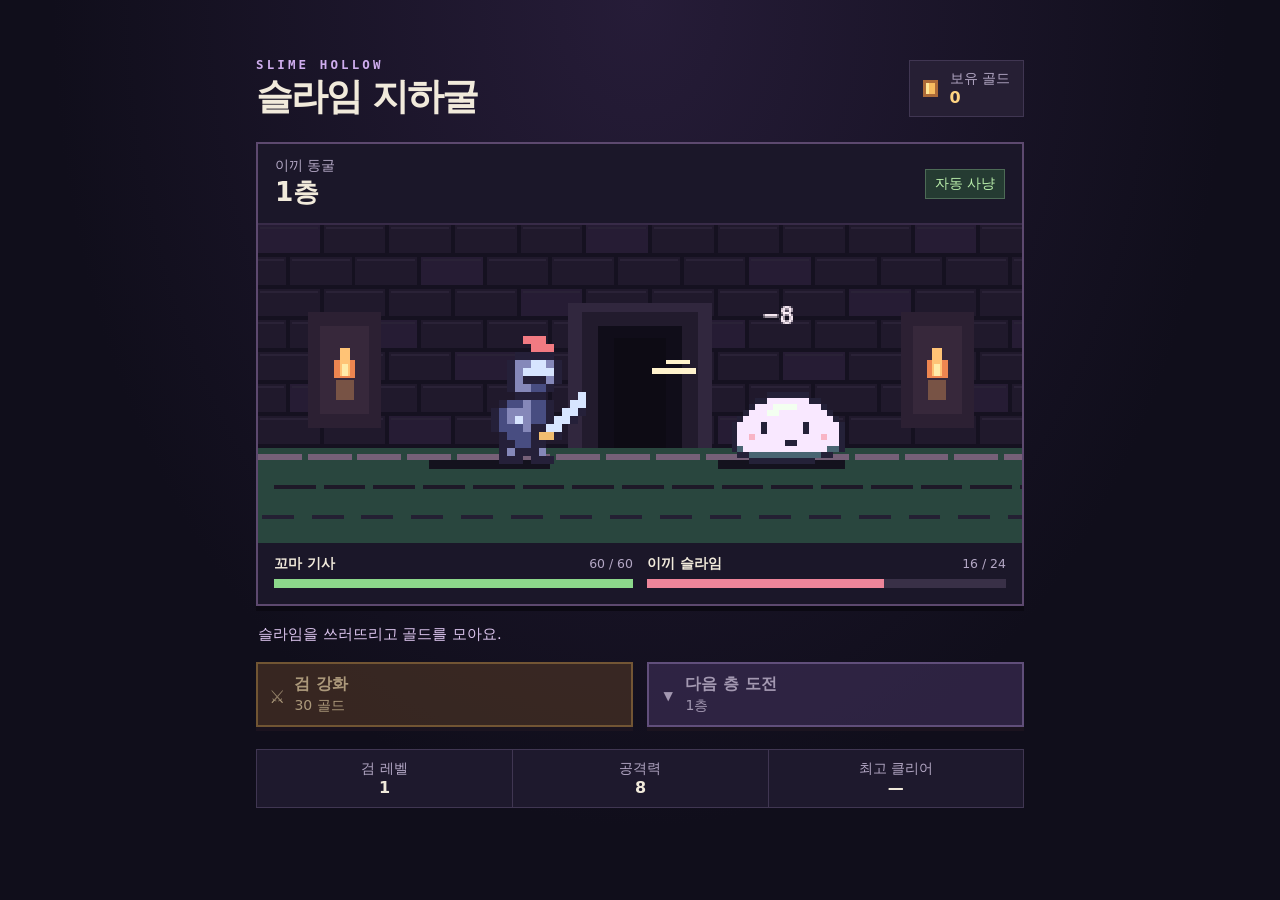
<file: index.html>
<!doctype html>
<html lang="ko">
<head>
<meta charset="utf-8">
<meta name="viewport" content="width=device-width,initial-scale=1">
<meta name="theme-color" content="#100e1b">
<meta name="description" content="꼬마 기사와 함께 내려가는 무한 픽셀 던전">
<title>슬라임 지하굴</title>
<link rel="stylesheet" href="style.css">
<script src="game.js" defer></script>
</head>
<body>
<main>
<header><div><span class="eyebrow">SLIME HOLLOW</span><h1>슬라임 지하굴</h1></div><div class="wallet"><i class="coin" aria-hidden="true"></i><div><small>보유 골드</small><strong id="gold">0</strong></div></div></header>
<section class="battle" aria-label="자동 전투">
<div class="battle-top"><div><small id="biome">이끼 동굴</small><h2><span id="floor">1</span>층</h2></div><span class="mode" id="mode">자동 사냥</span></div>
<canvas width="384" height="160" id="scene" aria-label="꼬마 기사와 슬라임의 픽셀 전투"></canvas>
<div class="combatants">
<div><div class="name"><strong>꼬마 기사</strong><small id="hero-hp">60 / 60</small></div><div class="track"><div id="hero-bar"></div></div></div>
<div><div class="name"><strong id="enemy">이끼 슬라임</strong><small id="enemy-hp">24 / 24</small></div><div class="track"><div id="enemy-bar"></div></div></div>
</div>
</section>
<div class="status" role="status"><span id="message">슬라임을 쓰러뜨리고 골드를 모아요.</span></div>
<section class="actions" aria-label="전투 조작">
<button id="upgrade"><span class="icon sword" aria-hidden="true">⚔</span><span><strong>검 강화</strong><small id="cost">30 골드</small></span></button>
<button id="challenge"><span class="icon" aria-hidden="true">▾</span><span><strong id="challenge-label">다음 층 도전</strong><small id="target">2층</small></span></button>
</section>
<footer><div><small>검 레벨</small><strong id="level">1</strong></div><div><small>공격력</small><strong id="attack">8</strong></div><div><small>최고 클리어</small><strong id="best">—</strong></div></footer>
</main>
</body>
</html>
</file>
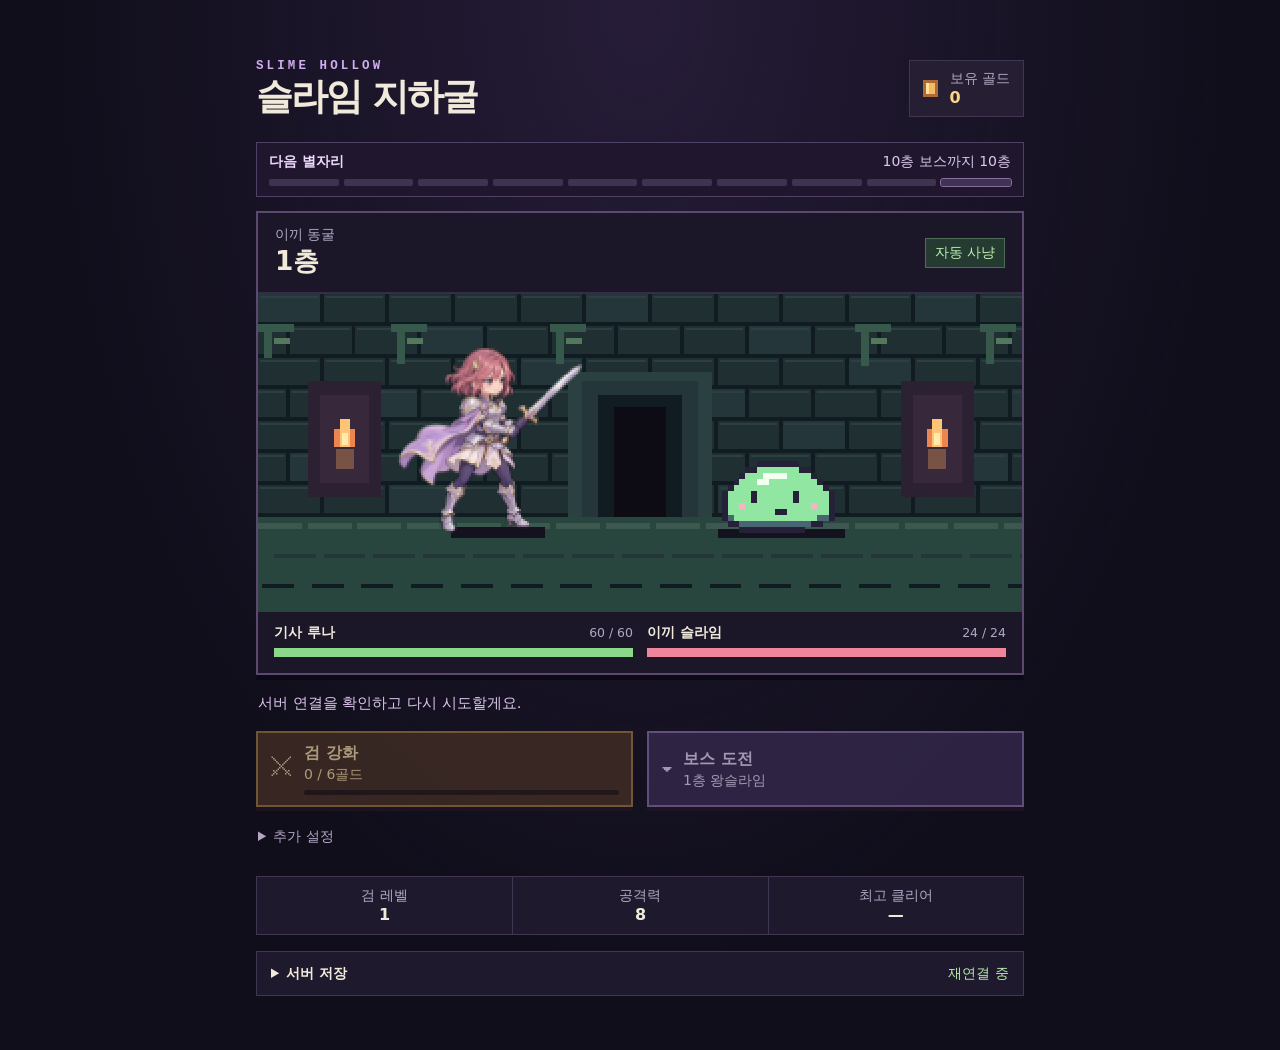
<file: public/index.html>
<!doctype html>
<html lang="ko">
<head>
<meta charset="utf-8">
<meta name="viewport" content="width=device-width,initial-scale=1">
<meta name="theme-color" content="#100e1b">
<meta name="description" content="기사 루나와 함께 내려가는 무한 픽셀 던전">
<title>슬라임 지하굴</title>
<link rel="stylesheet" href="style.css">
<script type="module" src="game.js"></script>
</head>
<body>
<main>
<header><div><span class="eyebrow">SLIME HOLLOW</span><h1>슬라임 지하굴</h1></div><div class="wallet"><i class="coin" aria-hidden="true"></i><div><small>보유 골드</small><strong id="gold">0</strong></div></div></header>
<section class="climb-progress" aria-labelledby="climb-heading">
<div class="climb-heading"><strong id="climb-heading">다음 별자리</strong><span id="climb-target">10층 보스까지 10층</span></div>
<div id="climb-track" class="climb-track" role="progressbar" aria-labelledby="climb-heading" aria-valuemin="0" aria-valuemax="10" aria-valuenow="0">
<span aria-hidden="true"></span><span aria-hidden="true"></span><span aria-hidden="true"></span><span aria-hidden="true"></span><span aria-hidden="true"></span><span aria-hidden="true"></span><span aria-hidden="true"></span><span aria-hidden="true"></span><span aria-hidden="true"></span><span aria-hidden="true"></span>
</div>
</section>
<section class="battle" aria-label="자동 전투">
<div class="battle-top"><div><small id="biome">이끼 동굴</small><h2><span id="floor">1</span>층</h2></div><span class="mode" id="mode">자동 사냥</span></div>
<div class="battle-scene">
<canvas width="384" height="160" id="scene" aria-label="기사 루나와 슬라임의 픽셀 전투"></canvas>
<p id="skill-banner" class="skill-banner" aria-hidden="true" hidden></p>
<p id="clear-banner" class="clear-banner" aria-hidden="true" hidden></p>
</div>
<div class="combatants">
<div><div class="name"><strong>기사 루나 <span id="job-name" class="job-name" hidden></span></strong><small id="hero-hp">60 / 60</small></div><div class="track"><div id="hero-bar"></div></div></div>
<div><div class="name"><strong id="enemy">이끼 슬라임</strong><small id="enemy-hp">24 / 24</small></div><div class="track"><div id="enemy-bar"></div></div></div>
</div>
</section>
<div class="status" role="status"><span id="message">슬라임을 사냥하고 보스를 쓰러뜨리면 다음 층이 열려요.</span></div>
<section id="job-choices" class="job-choices" aria-label="2차 전직" hidden>
<h2>루나의 2차 전직</h2>
<p>10층을 클리어했어요! 두 직업 중 하나를 골라 주세요.</p>
<div class="actions">
<button type="button" id="job-rps"><span><strong>가위바위보 전사</strong><small>한 판 승부에서 이기면 다음 공격 2배</small></span></button>
<button type="button" id="job-muk"><span><strong>묵찌빠 전사</strong><small>공격권을 잡고 손을 맞추면 다음 공격 3연타</small></span></button>
</div>
</section>
<section class="actions" aria-label="전투 조작">
<button id="upgrade"><span class="icon sword" aria-hidden="true">⚔</span><span class="upgrade-label"><strong>검 강화</strong><small id="cost">0 / 6골드</small><span class="upgrade-track" aria-hidden="true"><span id="upgrade-fill"></span></span></span></button>
<button id="challenge" aria-describedby="boss-forecast"><span class="icon" aria-hidden="true">▾</span><span><strong id="challenge-label">보스 도전</strong><small id="target">1층 왕슬라임</small></span></button>
</section>
<p id="queued-upgrade" class="boss-forecast" hidden></p>
<p id="boss-forecast" class="boss-forecast" hidden><span id="boss-forecast-text"></span><small id="boss-tip" hidden></small></p>
<section class="star-choices" id="star-choices" aria-labelledby="star-heading" hidden>
<h2 id="star-heading">별자리 강화</h2>
<p id="star-floor"></p>
<div class="star-cards">
<button type="button" class="star-card" id="star-sword" data-star="sword" hidden><img src="art/star-sword.webp" alt="" loading="lazy"><span class="star-card-caption"><strong>검자리</strong><small id="star-sword-detail"></small></span></button>
<button type="button" class="star-card" id="star-shield" data-star="shield" hidden><img src="art/star-shield.webp" alt="" loading="lazy"><span class="star-card-caption"><strong>방패자리</strong><small id="star-shield-detail"></small></span></button>
<button type="button" class="star-card" id="star-lantern" data-star="lantern" hidden><img src="art/star-lantern.webp" alt="" loading="lazy"><span class="star-card-caption"><strong>등불자리</strong><small id="star-lantern-detail"></small></span></button>
</div>
</section>
<details class="extra-options">
<summary>추가 설정</summary>
<div class="actions secondary-actions">
<button id="vitality"><span class="icon" aria-hidden="true">♥</span><span><strong>체력 강화</strong><small id="vitality-cost">12 골드</small></span></button>
</div>
<div class="auto-settings">
  <label for="auto-boss"><input type="checkbox" id="auto-boss" disabled> 보스 자동 도전</label>
  <small>이길 수 있는 보스만 도전해요.</small>
</div>
</details>
<section id="return-summary" class="return-summary" aria-label="방치 결과" hidden>
  <p id="return-summary-text" role="status"></p>
  <button type="button" id="dismiss-summary">닫기</button>
</section>
<footer><div><small>검 레벨</small><strong id="level">1</strong></div><div><small>공격력</small><strong id="attack">8</strong></div><div><small>최고 클리어</small><strong id="best">—</strong></div></footer>
<details id="star-progress" class="save-panel star-progress" hidden>
<summary>루나의 별자리 <span id="star-total"></span></summary>
<ul id="star-ranks">
<li id="rank-sword"></li>
<li id="rank-shield"></li>
<li id="rank-lantern"></li>
</ul>
</details>
<details class="save-panel">
<summary>서버 저장 <span id="save-status">연결 중</span></summary>
<p>저장 코드를 보관하면 다른 기기에서도 이어서 할 수 있어요. 이 코드로 저장에 접근할 수 있으니 개인적으로 보관하세요.</p>
<div class="save-controls"><button type="button" id="copy-save">저장 코드 복사</button></div>
<form id="restore-save">
<label for="save-input">다른 기기의 저장 코드</label>
<div class="save-controls"><input id="save-input" name="code" spellcheck="false" autocapitalize="none" autocomplete="off" required><button>이어 하기</button></div>
</form>
<div class="save-controls reset-controls"><button type="button" id="reset-save" disabled>진행 초기화</button></div>
<p id="save-message" role="status"></p>
</details>
</main>
</body>
</html>
</file>
<file: style.css>
:root{color-scheme:dark;font-family:system-ui,sans-serif;color:#f1eadb;background:#100e1b;--muted:#b3a7c4;--line:#403652;--gold:#ffd482}
*{box-sizing:border-box}
body{margin:0;min-height:100vh;background:radial-gradient(ellipse at top,#261c38 0,transparent 65%),#100e1b}
main{width:min(100% - 32px,48rem);margin:auto;padding:clamp(24px,6vh,64px) 0}
header,.battle-top,.name{display:flex;justify-content:space-between;align-items:center;gap:12px}
header{margin-bottom:20px}
h1,h2,p{margin:0}h1{font-size:clamp(1.55rem,5vw,2.3rem);letter-spacing:-.055em}
small{display:block;font-size:.875rem;color:var(--muted)}
.eyebrow{font:bold .78rem monospace;letter-spacing:.25em;color:#cfadee}
.wallet{display:flex;align-items:center;gap:12px;border:1px solid var(--line);background:#261f34;padding:9px 13px}
.wallet strong{color:var(--gold);overflow-wrap:anywhere}
.coin{width:15px;height:17px;background:#f6bb5f;border:3px solid #ac6a38;box-shadow:inset 3px 0 #ffe696}
.battle{border:2px solid #5d496f;background:#1b1729;box-shadow:0 5px #0b0913}
.battle-top{padding:13px 17px;border-bottom:2px solid #382b48}
.battle-top h2{font-size:1.65rem}
.mode{color:#b9eeaa;background:#253b32;border:1px solid #4d6b56;padding:5px 9px;font-size:.875rem;white-space:nowrap}
canvas{display:block;width:100%;height:auto;image-rendering:pixelated;background:#131120}
.combatants,.actions{display:grid;grid-template-columns:repeat(2,minmax(0,1fr));gap:14px}
.combatants{padding:12px 16px 16px}
.name{align-items:baseline;flex-wrap:wrap;gap:3px 8px;font-size:.875rem;margin-bottom:6px}
.name small{font-size:.78rem}
.track{height:9px;background:#393047}.track div{height:100%;width:100%;background:#8cd88b}.track #enemy-bar{background:#ee859a}
.status{min-height:3.5rem;display:flex;align-items:center;color:#dcc5ee;font-size:.92rem;padding:8px 2px}
.actions button{font:inherit;text-align:left;display:flex;align-items:center;gap:10px;padding:10px 12px;min-height:65px;border:2px solid #a67b40;background:#4c3425;color:#ffe3ae;box-shadow:0 4px #211722;cursor:pointer;overflow-wrap:anywhere}
.actions button:last-child{background:#3d2e56;border-color:#8b71ad;color:#f0e1ff}
.actions button:disabled{opacity:.65;cursor:default}
.actions button:focus-visible{outline:3px solid #fff;outline-offset:3px}
.actions button:not(:disabled):hover{filter:brightness(1.23)}
.icon{font:1.5rem monospace}.actions small{color:inherit;margin-top:2px}
footer{display:grid;grid-template-columns:repeat(3,minmax(0,1fr));margin-top:22px;border:1px solid var(--line);background:#1e192d;text-align:center}
footer div{padding:10px 4px;overflow-wrap:anywhere}footer div+div{border-left:1px solid var(--line)}
@media(max-width:420px){main{width:calc(100% - 24px)}.actions,.combatants{gap:8px}.combatants{padding:10px}.actions button{padding:8px;gap:6px}.wallet{gap:7px;padding:7px}}
</file>
<file: public/style.css>
:root{color-scheme:dark;font-family:system-ui,sans-serif;color:#f1eadb;background:#100e1b;--muted:#b3a7c4;--line:#403652;--gold:#ffd482}
*{box-sizing:border-box}
body{margin:0;min-height:100vh;background:radial-gradient(ellipse at top,#261c38 0,transparent 65%),#100e1b}
main{width:min(100% - 32px,48rem);margin:auto;padding:clamp(24px,6vh,64px) 0}
header,.battle-top,.name{display:flex;justify-content:space-between;align-items:center;gap:12px}
header{margin-bottom:20px}
h1,h2,p{margin:0}h1{font-size:clamp(1.55rem,5vw,2.3rem);letter-spacing:-.055em}
small{display:block;font-size:.875rem;color:var(--muted)}
.eyebrow{font:bold .78rem monospace;letter-spacing:.25em;color:#cfadee}
.wallet{display:flex;align-items:center;gap:12px;border:1px solid var(--line);background:#261f34;padding:9px 13px}
.wallet strong{color:var(--gold);overflow-wrap:anywhere}
.coin{width:15px;height:17px;background:#f6bb5f;border:3px solid #ac6a38;box-shadow:inset 3px 0 #ffe696}
.battle{border:2px solid #5d496f;background:#1b1729;box-shadow:0 5px #0b0913}
.battle-top{padding:13px 17px;border-bottom:2px solid #382b48}
.battle-top h2{font-size:1.65rem}
.mode{color:#b9eeaa;background:#253b32;border:1px solid #4d6b56;padding:5px 9px;font-size:.875rem;white-space:nowrap}
canvas{display:block;width:100%;height:auto;image-rendering:pixelated;background:#131120}
.combatants,.actions{display:grid;grid-template-columns:repeat(2,minmax(0,1fr));gap:14px}
.combatants{padding:12px 16px 16px}
.name{align-items:baseline;flex-wrap:wrap;gap:3px 8px;font-size:.875rem;margin-bottom:6px}
.name small{font-size:.78rem}
.track{height:9px;background:#393047}.track div{height:100%;width:100%;background:#8cd88b}.track #enemy-bar{background:#ee859a}
.status{min-height:3.5rem;display:flex;align-items:center;color:#dcc5ee;font-size:.92rem;padding:8px 2px}
.actions button{font:inherit;text-align:left;display:flex;align-items:center;gap:10px;padding:10px 12px;min-height:65px;border:2px solid #a67b40;background:#4c3425;color:#ffe3ae;box-shadow:0 4px #211722;cursor:pointer;overflow-wrap:anywhere}
.actions #vitality{background:#492b3d;border-color:#a8688c;color:#ffd7eb}
.actions #challenge{background:#3d2e56;border-color:#8b71ad;color:#f0e1ff}
.actions button:disabled{opacity:.65;cursor:default}
.actions button:focus-visible{outline:3px solid #fff;outline-offset:3px}
.actions button:not(:disabled):hover{filter:brightness(1.23)}
.icon{font:1.5rem monospace}.actions small{color:inherit;margin-top:2px}
footer{display:grid;grid-template-columns:repeat(3,minmax(0,1fr));margin-top:22px;border:1px solid var(--line);background:#1e192d;text-align:center}
footer div{padding:10px 4px;overflow-wrap:anywhere}footer div+div{border-left:1px solid var(--line)}
@media(max-width:420px){main{width:calc(100% - 24px)}.actions,.combatants{gap:8px}.combatants{padding:10px}.actions button{padding:8px;gap:6px}.wallet{gap:7px;padding:7px}}

.save-panel{margin-top:16px;padding:12px 14px;background:#1e192d;border:1px solid var(--line)}
.save-panel summary{cursor:pointer;font-size:.9rem;font-weight:700}
#save-status{float:right;color:#b9eeaa;font-weight:400}
.save-panel p,.save-panel label{display:block;color:var(--muted);font-size:.875rem;margin:8px 0}
.save-controls{display:flex;gap:8px}
.save-controls input{min-width:0;flex:1}
.save-controls input,.save-controls button{border:1px solid #8b71ad;background:#2c223d;color:#f0e1ff;padding:8px;font:inherit;font-size:.875rem}
.save-controls button{cursor:pointer}
.save-controls button:disabled{opacity:.65;cursor:default}
#save-message:empty{display:none}

.reset-controls{margin-top:12px}
.reset-controls button{color:#ffd5db;border-color:#a76b80;background:#46283a}

.boss-forecast{margin-top:14px;padding:8px 10px;border-left:3px solid #b589b6;background:#251c34;color:#f1d7ec;font-size:.875rem}
.boss-forecast[data-can-win="true"]{border-color:#85bf9d;color:#c1f0d0}

.auto-settings,.return-summary{margin-top:12px;padding:10px 12px;border:1px solid var(--line);background:#1e192d}
.auto-settings{display:flex;align-items:center;justify-content:space-between;flex-wrap:wrap;gap:5px 12px}
.auto-settings label{display:inline-flex;align-items:center;gap:6px;font-size:.9rem;cursor:pointer}
#auto-boss{width:1.15rem;height:1.15rem;accent-color:#ae83dc}
.return-summary:not([hidden]){display:flex;align-items:center;justify-content:space-between;gap:10px;border-color:#65806c;color:#d0efce}
.return-summary button{font:inherit;font-size:.875rem;padding:6px 10px;background:#2c3630;color:#d0efce;border:1px solid #65806c;cursor:pointer;flex-shrink:0}

.extra-options{margin-top:12px}
.extra-options summary{cursor:pointer;padding:8px 2px;color:var(--muted);font-size:.9rem}
.secondary-actions{margin-top:8px}
.secondary-actions button{min-height:50px}
.status[data-highlight="true"]{color:#ffe2a3;font-weight:700}

.upgrade-label{flex:1;min-width:0}
.upgrade-track{display:block;height:5px;margin-top:6px;background:#2a1b18;border-radius:4px;overflow:hidden}
#upgrade-fill{display:block;width:0;height:100%;background:#efb65e;transition:width .24s ease-out}
#upgrade[data-ready="true"]{border-color:#f6c973}
#upgrade[data-ready="true"] .upgrade-track{animation:upgrade-ready .65s ease-out}
@keyframes upgrade-ready{
  35%{filter:brightness(1.75);box-shadow:0 0 9px #ffde8d}
  100%{filter:brightness(1);box-shadow:none}
}
@media(prefers-reduced-motion:reduce){
  #upgrade-fill{transition:none}
  #upgrade[data-ready="true"] .upgrade-track{animation:none}
}

.battle-scene{position:relative}
.clear-banner{position:absolute;top:50%;left:50%;transform:translate(-50%,-50%);z-index:1;pointer-events:none;white-space:nowrap;padding:.35em .8em;background:#25182f;border:2px solid #f8cb79;color:#ffe5a8;font-size:clamp(1.25rem,5vw,2.35rem);font-weight:900;box-shadow:0 4px #100e1b,0 0 24px #eaae6750}
.clear-banner:not([hidden]){animation:clear-banner-in .22s ease-out}
@keyframes clear-banner-in{
  from{opacity:0;transform:translate(-50%,-45%) scale(.9)}
  to{opacity:1;transform:translate(-50%,-50%) scale(1)}
}
@media(prefers-reduced-motion:reduce){.clear-banner:not([hidden]){animation:none}}

.actions #challenge.newly-winnable{border-color:#aee4af}
@media(prefers-reduced-motion:no-preference){
  .actions #challenge.newly-winnable{animation:boss-ready .7s ease-out}
}
@keyframes boss-ready{
  35%{background:#46664e;box-shadow:0 0 16px #aeedafaa}
  100%{background:#3d2e56;box-shadow:0 4px #211722}
}

.boss-forecast small:not([hidden]){margin-top:5px;color:#ffe1aa;font-weight:600}

.job-choices{margin:12px 0;padding:12px;border:1px solid #9479ac;background:#2a2038}
.job-choices h2{font-size:1.05rem;color:#f0dbff}
.job-choices p{font-size:.9rem;color:#e2cfea;margin:5px 0 10px}
.job-choices .actions button{min-height:58px}
.job-name{color:#e2b5ff;font-size:.8rem}
.skill-banner{position:absolute;left:50%;bottom:6%;transform:translateX(-50%);white-space:nowrap;padding:.35em .7em;background:#1c1529eb;color:#fff5e7;border:1px solid #dfb7ff;font-size:clamp(.82rem,3vw,1.25rem);font-weight:750;pointer-events:none}

.star-choices{margin:14px 0;padding:14px;border:1px solid #78669c;background:radial-gradient(ellipse at top,#302248,#1a1428 75%)}
.star-choices h2{font-size:1.1rem;color:#f8e7ff}
.star-choices p{margin:4px 0 11px;color:#ddd1ee;font-size:.9rem}
.star-cards{display:grid;grid-template-columns:repeat(2,minmax(0,1fr));gap:10px}
.star-card{min-width:0;padding:0;overflow:hidden;border:1px solid #78669c;background:#181123;color:#f7ebff;text-align:left;font:inherit;cursor:pointer}
.star-card[hidden]{display:none}
.star-card:not(:disabled):hover,.star-card:focus-visible{border-color:#e8c9ff;box-shadow:0 0 15px #ab7feb55}
.star-card:disabled{cursor:default}
.star-card img{display:block;width:100%;height:clamp(106px,22vw,170px);object-fit:contain;object-position:center;background:#110123}
.star-card-caption{display:block;padding:8px 10px;background:#281c39}
.star-card-caption small{margin-top:3px;color:#e1cdeb;font-size:.82rem}
.star-progress ul{padding-left:1.15rem;margin:9px 0 0;color:#dfcfee;font-size:.9rem}
#star-total{float:right;color:#f7cc8f}

#upgrade,#vitality{touch-action:manipulation;user-select:none;-webkit-touch-callout:none}

.climb-progress{margin-bottom:14px;padding:10px 12px;border:1px solid #504167;background:#20172e}
.climb-heading{display:flex;align-items:baseline;justify-content:space-between;flex-wrap:wrap;gap:4px 10px;font-size:.875rem}
.climb-heading strong{color:#efd9ff}
#climb-target{color:#dbc8ee}
.climb-track{display:grid;grid-template-columns:repeat(10,minmax(0,1fr));gap:5px;margin-top:8px}
.climb-track span{height:7px;border-radius:2px;background:#403351}
.climb-track span:last-child{outline:1px solid #8b6c9f}
.climb-track span.cleared{background:#b397ed}
.climb-track[data-unlocked="true"] span{background:#e7bf7f}
.climb-track[data-unlocked="true"] span:last-child{outline-color:#ffdfa1;box-shadow:0 0 7px #f7c87d88}
</file>
